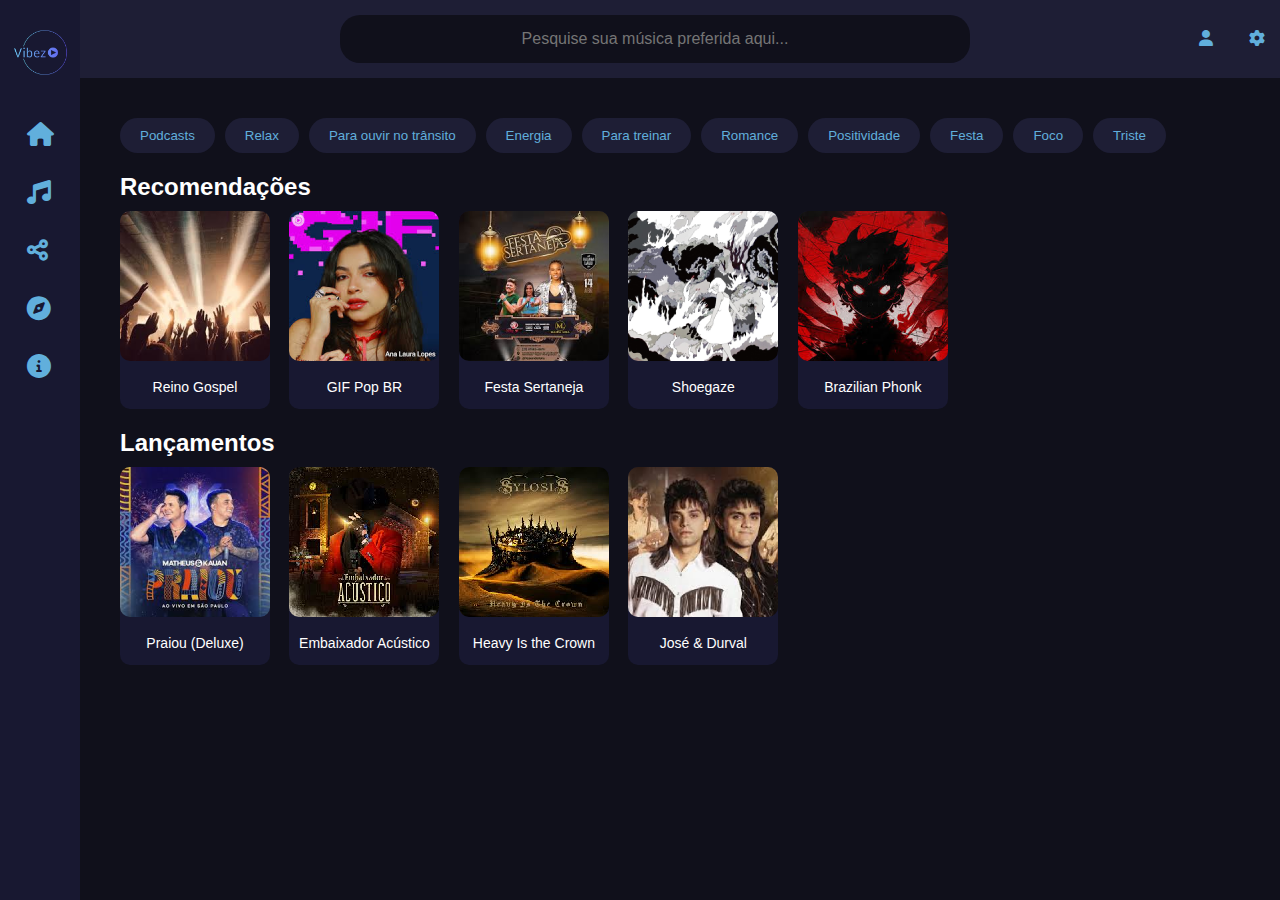
<file: dwdwa-1/Vibez/index.html>
<!DOCTYPE html>
<html lang="pt-BR">
<head>
    <meta charset="UTF-8">
    <meta name="viewport" content="width=device-width, initial-scale=1.0">
    <title>Vibez</title>
    <link rel="stylesheet" href="https://cdnjs.cloudflare.com/ajax/libs/font-awesome/6.0.0-beta3/css/all.min.css">
    <link rel="stylesheet" href="style.css">
    <style>
        .album-card {
            cursor: pointer; /* Adiciona um cursor de ponteiro ao passar o mouse */
        }
    </style>
    <script>
        function irParaProdutores() {
            window.location.href = "album.html";
        }

        // Função para carregar álbuns do localStorage
        function carregarAlbuns() {
            const albumContainer = document.querySelector('.lancamentos');
            const musicas = JSON.parse(localStorage.getItem('musicas')) || [];
            
            // Adiciona os novos álbuns
            musicas.forEach(musica => {
                const albumCard = document.createElement('div');
                albumCard.classList.add('album-card');
                albumCard.onclick = function() {
                    window.location.href = musica.album + '.html';
                };
                albumCard.innerHTML = `
                    <img src="${musica.imagem}" alt="${musica.album}">
                    <p>${musica.album}</p>
                `;
                albumContainer.appendChild(albumCard);
            });
        }

        document.addEventListener('DOMContentLoaded', carregarAlbuns);
    </script>
</head>
<body>
    <div class="barra-de-cima">
        <input class="caixa-pesquisa" type="text" placeholder="Pesquise sua música preferida aqui...">
        <nav>
            <ul>
                <li id="perfil"><a href="login/login.html"><i class="fas fa-user"></i></a></li>
                <li id="config"><a href="#" onclick="irParaProdutores()"><i class="fas fa-cog"></i></a></li>
            </ul>
        </nav>
    </div>
    <div class="barra-esquerda">
        <img src="./assets/imagens/width_200-_1_.png" alt="Logo Vibez" class="logo">
        <ul>
            <li><a href="#"><i class="fas fa-home"></i></a></li>
            <li><a href="#"><i class="fas fa-music"></i></a></li>
            <li><a href="#"><i class="fas fa-share-alt"></i></a></li>
            <li><a href="#"><i class="fas fa-compass"></i></a></li>
            <li><a href="#"><i class="fas fa-info-circle"></i></a></li>
        </ul>
    </div>
    <div class="secao">
        <div class="categorias">
            <button>Podcasts</button>
            <button>Relax</button>
            <button>Para ouvir no trânsito</button>
            <button>Energia</button>
            <button>Para treinar</button>
            <button>Romance</button>
            <button>Positividade</button>
            <button>Festa</button>
            <button>Foco</button>
            <button>Triste</button>
        </div>
        <h2>Recomendações</h2>
        <div class="recomendacoes">
            <div class="album-card" onclick="window.location.href='Reino.html';">
                <img src="./assets/imagens/unnamed (1).png" alt="Álbum 1">
                <p>Reino Gospel</p>
            </div>
            <div class="album-card" onclick="window.location.href='Gif.html';">
                <img src="./assets/imagens/unnamed (3).png" alt="Álbum 2">
                <p>GIF Pop BR</p>
            </div>
            <div class="album-card" onclick="window.location.href='Sertanejo.html';">
                <img src="./assets/imagens/unnamed (2).png" alt="Álbum 3">
                <p>Festa Sertaneja</p>
            </div>
            <div class="album-card" onclick="window.location.href='Shoegaze.html';">
                <img src="./assets/imagens/unnamed (4).png" alt="Álbum 4">
                <p>Shoegaze</p>
            </div>
            <div class="album-card" onclick="window.location.href='Phonk.html';">
                <img src="./assets/imagens/unnamed.png" alt="Álbum 5">
                <p>Brazilian Phonk</p>
            </div>
        </div>
        <h2>Lançamentos</h2>
        <div class="lancamentos">
            <div class="album-card" onclick="window.location.href='Praiou.html';">
                <img src="./assets/imagens/Praiou (Deluxe).png" alt="Álbum 1">
                <p>Praiou (Deluxe)</p>
            </div>
            <div class="album-card" onclick="window.location.href='Embaixa.html';">
                <img src="./assets/imagens/Acústico.png" alt="Álbum 2">
                <p>Embaixador Acústico</p>
            </div>
            <div class="album-card" onclick="window.location.href='Heavy.html';">
                <img src="./assets/imagens/Heaven is the Crown.png" alt="Álbum 3">
                <p>Heavy Is the Crown</p>
            </div>
            <div class="album-card" onclick="window.location.href='jose.html';">
                <img src="./assets/imagens/José & Durval.png" alt="Álbum 4">
                <p>José & Durval</p>
            </div>
        </div>
    </div>
</body>
</html>
</file>
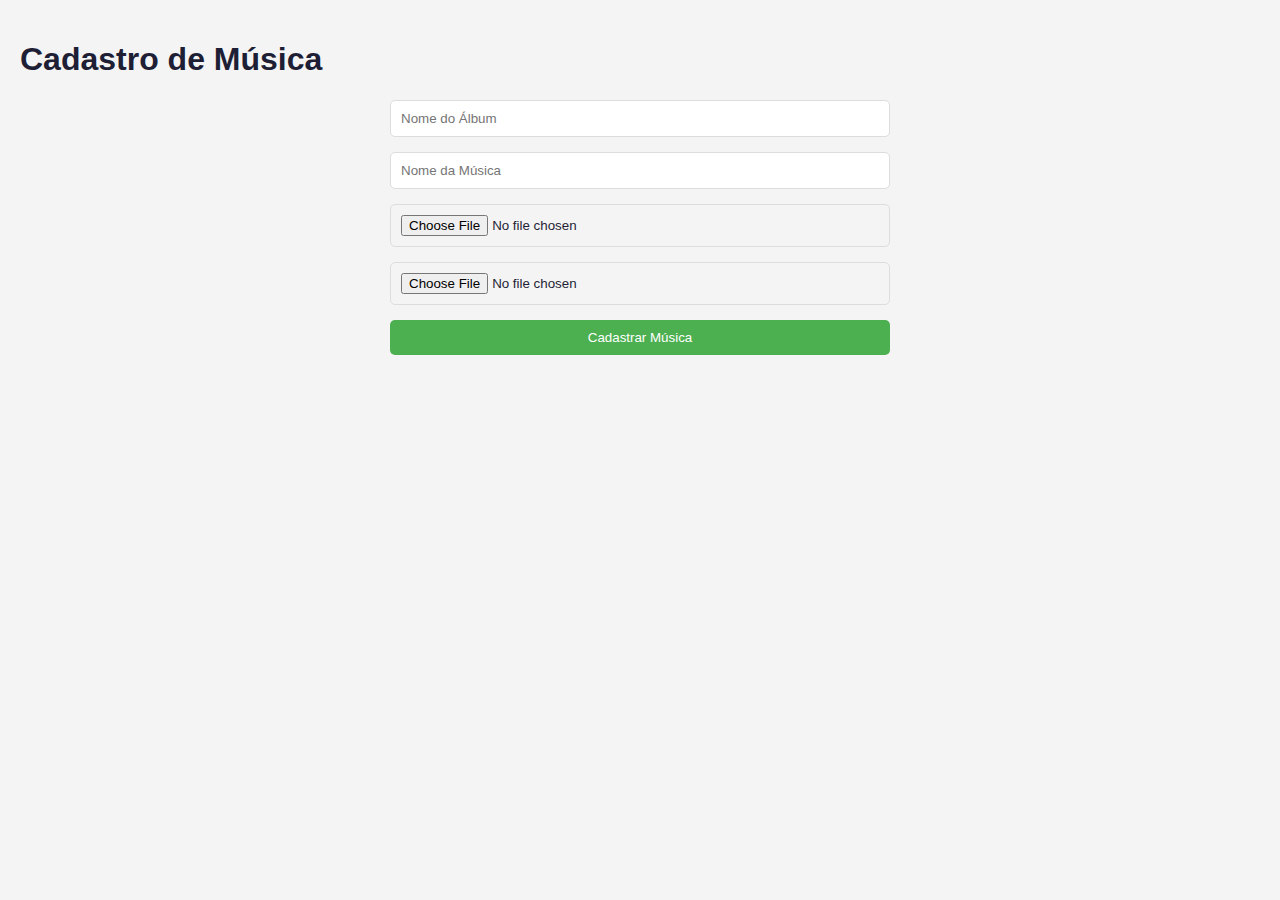
<file: dwdwa-1/Vibez/album.HTML>
<!DOCTYPE html>
<html lang="pt-BR">
<head>
    <meta charset="UTF-8">
    <meta name="viewport" content="width=device-width, initial-scale=1.0">
    <title>Cadastro de Música - Vibez</title>
    <link rel="stylesheet" href="https://cdnjs.cloudflare.com/ajax/libs/font-awesome/6.0.0-beta3/css/all.min.css">
    <link rel="stylesheet" href="style.css">
    <style>
        body {
            font-family: Arial, sans-serif;
            padding: 20px;
            background-color: #f4f4f4;
        }

        form {
            display: flex;
            flex-direction: column;
            gap: 15px;
            max-width: 500px;
            margin: auto;
        }

        input[type="text"], input[type="file"] {
            padding: 10px;
            border: 1px solid #ddd;
            border-radius: 5px;
        }

        button {
            padding: 10px;
            border: none;
            background-color: #4CAF50;
            color: white;
            border-radius: 5px;
            cursor: pointer;
        }
    </style>
    <script>
        function salvarMusica() {
            const nomeAlbum = document.getElementById("nomeAlbum").value;
            const nomeMusica = document.getElementById("nomeMusica").value;
            const imagemAlbum = document.getElementById("imagemAlbum").files[0];
            const arquivoMusica = document.getElementById("arquivoMusica").files[0];

            if (!nomeAlbum || !nomeMusica || !imagemAlbum || !arquivoMusica) {
                alert("Por favor, preencha todos os campos!");
                return;
            }

            // Converter a imagem e música para Base64
            const readerImagem = new FileReader();
            const readerMusica = new FileReader();

            readerImagem.onload = function(e) {
                const imagemBase64 = e.target.result;
                
                readerMusica.onload = function(e) {
                    const musicaBase64 = e.target.result;

                    // Criar objeto de música
                    const novaMusica = {
                        album: nomeAlbum,
                        musica: nomeMusica,
                        imagem: imagemBase64,
                        arquivo: musicaBase64
                    };

                    // Salvar no LocalStorage
                    let musicas = JSON.parse(localStorage.getItem("musicas")) || [];
                    musicas.push(novaMusica);
                    localStorage.setItem("musicas", JSON.stringify(musicas));

                    alert("Música cadastrada com sucesso!");
                    window.location.href = "index.html"; // Volta para a home
                };
                readerMusica.readAsDataURL(arquivoMusica);
            };
            readerImagem.readAsDataURL(imagemAlbum);
        }
    </script>
</head>
<body>

    <h1>Cadastro de Música</h1>
    <form onsubmit="event.preventDefault(); salvarMusica();">
        <input type="text" id="nomeAlbum" placeholder="Nome do Álbum" required>
        <input type="text" id="nomeMusica" placeholder="Nome da Música" required>
        <input type="file" id="imagemAlbum" accept="image/*" required>
        <input type="file" id="arquivoMusica" accept="audio/mp3" required>
        <button type="submit">Cadastrar Música</button>
    </form>

</body>
</html>
</file>
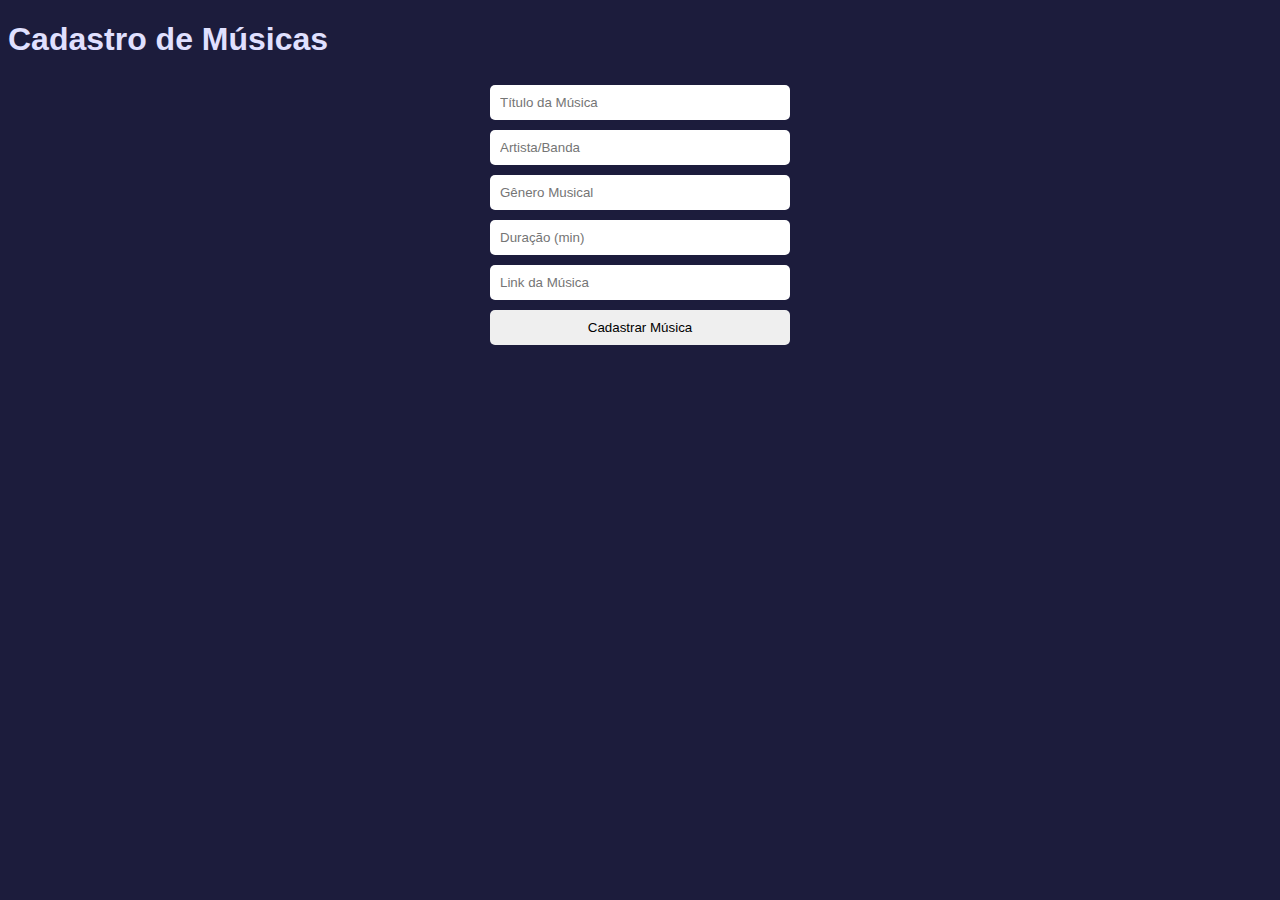
<file: dwdwa-1/Vibez/produtores.html>
<!DOCTYPE html>
<html lang="pt-BR">
<head>
    <meta charset="UTF-8">
    <meta name="viewport" content="width=device-width, initial-scale=1.0">
    <title>Área para Produtores</title>
    <style>
        body { background-color: #1c1c3c; color: #e0e0ff; font-family: Arial, sans-serif; }
        form { display: flex; flex-direction: column; width: 300px; margin: auto; }
        input, button { margin: 5px 0; padding: 10px; border-radius: 5px; border: none; }
    </style>
</head>
<body>
    <h1>Cadastro de Músicas</h1>

    <form id="form-musica">
        <input type="text" id="titulo" placeholder="Título da Música" required>
        <input type="text" id="artista" placeholder="Artista/Banda" required>
        <input type="text" id="genero" placeholder="Gênero Musical" required>
        <input type="number" id="duracao" placeholder="Duração (min)" required>
        <input type="url" id="link" placeholder="Link da Música" required>
        <button type="submit">Cadastrar Música</button>
    </form>

    <script>
        // Função para cadastrar música
        function cadastrarMusica(event) {
            event.preventDefault(); // Evitar recarregar a página

            const titulo = document.getElementById('titulo').value;
            const artista = document.getElementById('artista').value;
            const genero = document.getElementById('genero').value;
            const duracao = document.getElementById('duracao').value;
            const link = document.getElementById('link').value;

            const novaMusica = { titulo, artista, genero, duracao, link };

            // Recuperar lista existente ou criar nova
            const musicas = JSON.parse(localStorage.getItem('musicas')) || [];
            musicas.push(novaMusica);

            // Armazenar lista atualizada no localStorage
            localStorage.setItem('musicas', JSON.stringify(musicas));

            alert('Música cadastrada com sucesso!');
            event.target.reset(); // Limpar o formulário
        }

        // Adicionar evento de submit ao formulário
        document.getElementById('form-musica').addEventListener('submit', cadastrarMusica);
    </script>
</body>
</html>
</file>
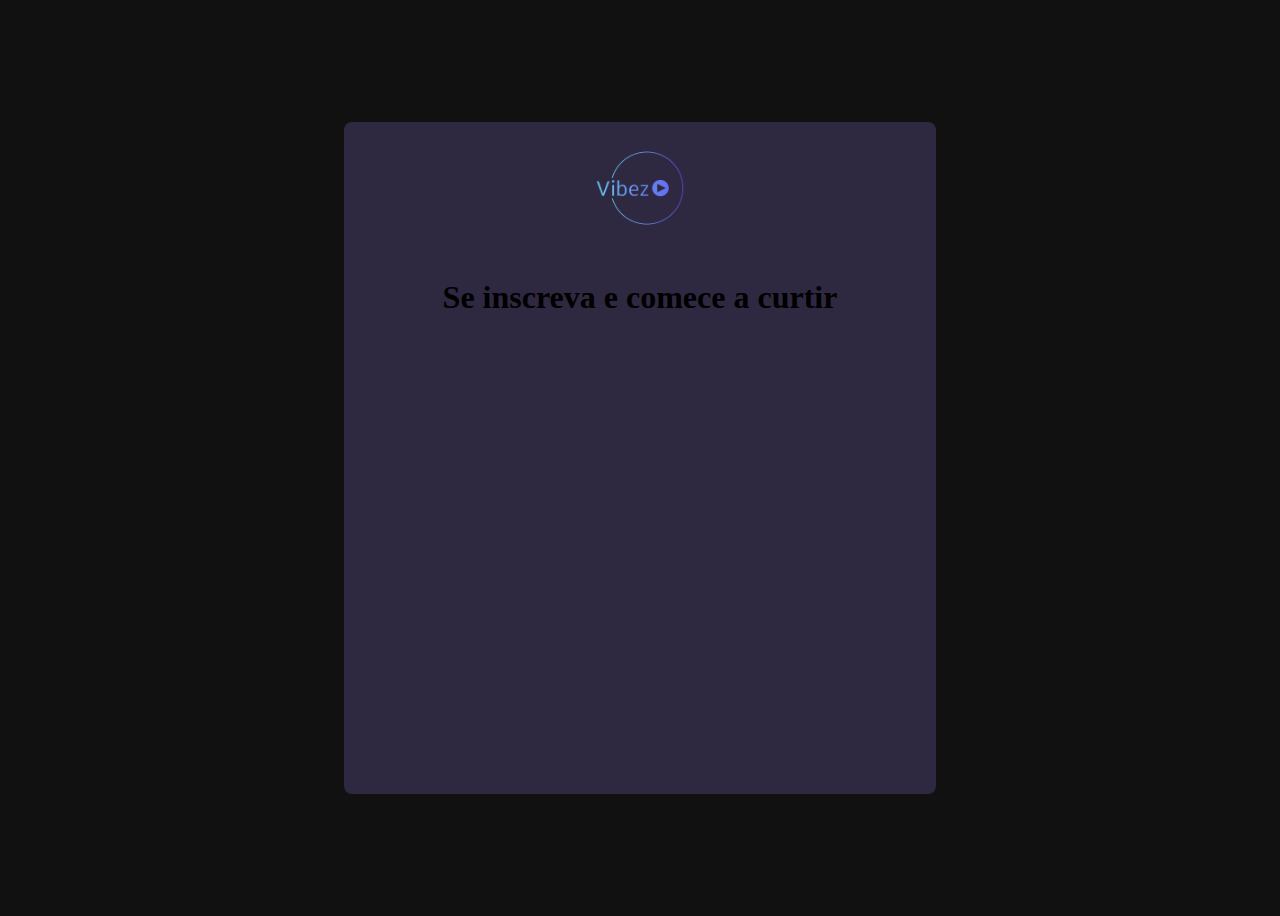
<file: dwdwa-1/Vibez/cadastro/cadastro.html>
<!DOCTYPE html>
<html lang="pt-BR">
<head>
    <meta charset="UTF-8">
    <meta name="viewport" content="width=, initial-scale=1.0">
    <title>Cadastro</title>
    <link rel="stylesheet" href="cadastro.css">
</head>
<body>
    <main>
        <section>
            <img src="../assets/imagens/width_200-_1_.png" alt="">
            <h1 class="texto1">Se inscreva e comece a curtir</h1>
        </section>
    </main>
</body>
</html>
</file>
<file: dwdwa-1/Vibez/style.css>
body {
    margin: 0;
    padding: 0;
    font-family: Arial, sans-serif;
    background-color: #10101b;
    color: #1e1e35;
}

.barra-de-cima {
    background-color: #1e1e35;
    display: flex;
    align-items: center; /* Alinha os itens verticalmente */
    justify-content: space-between; /* Distribui o espaço entre os itens */
    padding: 15px;
}

nav {
    display: flex; /* Adiciona flex para o nav */
}

nav ul {
    list-style-type: none;
    margin: 0;
    padding: 0;
    display: flex;
}

nav ul li {
    margin-left: 20px; /* Espaçamento entre os ícones */
}

nav ul li a {
    color: #61afdc;
    text-decoration: none;
}

#perfil::before {
    content: "\f007"; 
    font-family: "FontAwesome";
}

#config::before {
    content: "\f013"; 
    font-family: "FontAwesome";
}

.barra-esquerda {
    background-color: #181831;
    position: fixed;
    top: 0;
    left: 0;
    height: 100%;
    width: 80px;
    display: flex;
    flex-direction: column;
    align-items: center;
    padding-top: 20px;
}

.barra-esquerda ul {
    list-style-type: none;
    padding: 0;
}

.barra-esquerda ul li {
    margin-bottom: 30px;
}

.barra-esquerda ul li a {
    color: #61afdc;
    text-decoration: none;
    font-size: 24px;
}

.caixa-pesquisa {
    margin: 0 auto; /* Centraliza a barra de pesquisa */
    padding: 15px;
    border-radius: 20px;
    border: none;
    font-size: 16px;
    background-color: #10101b;
    color: #61afdc;
    text-align: center;
    max-width: 600px; /* Limita a largura máxima da barra de pesquisa */
    width: 100%; /* Permite que a barra de pesquisa utilize toda a largura disponível */
    margin-left: calc((100% - 600px) / 2); /* Adiciona margem esquerda para centralizar */
}

    
.categorias {
    display: flex;
    flex-wrap: wrap;
    margin: 20px 0;
}

.categorias button {
    background-color: #1e1e35;
    color: #61afdc;
    border: none;
    padding: 10px 20px;
    border-radius: 20px;
    margin-right: 10px;
    cursor: pointer;
}

.categorias button:hover {
    background-color: #1e1e35;
}

.secao {
    margin-left: 100px;
    padding: 20px;
}

.secao h2 {
    color: #ffffff  ;
    margin-bottom: 10px;
}

.album-card {
    display: inline-block;
    background-color: #181831;
    width: 150px;
    margin-right: 15px;
    text-align: center;
    border-radius: 10px;
}

.album-card img {
    width: 100%;
    border-radius: 10px;
}

.album-card p {
    color: #ffffff;
    font-size: 14px;
}

.logo {
    width: 65px; /* Ajustei um pouco o tamanho para evitar o corte */
    height: auto;
    margin-bottom: 20px;
    padding: 5px; /* Adicionei um padding para garantir que a imagem não seja cortada */
    box-sizing: border-box; /* Inclui o padding no cálculo do tamanho da imagem */
}
</file>
<file: dwdwa-1/Vibez/cadastro/cadastro.css>
*{
    overflow: hidden;
}
body{
    background-color:#111111 ;
    text-align: center;
    display: flex;
    flex-direction: column;
    justify-content: center;
    align-items: center;
    height: 100vh;
}

section{
    display: flex;
    flex-direction: column;
    border: solid 1rem #2f2841 ;
    background-color: #2f2841;
    width: 35rem;
    height: 40rem;
    text-align: center;
    border-radius: .5rem;
    align-items: center;
}
img{
    width: 100px; 
    height: auto;
    margin-bottom: 20px;
    padding: 5px; 
    box-sizing: border-box; 
}
</file>
